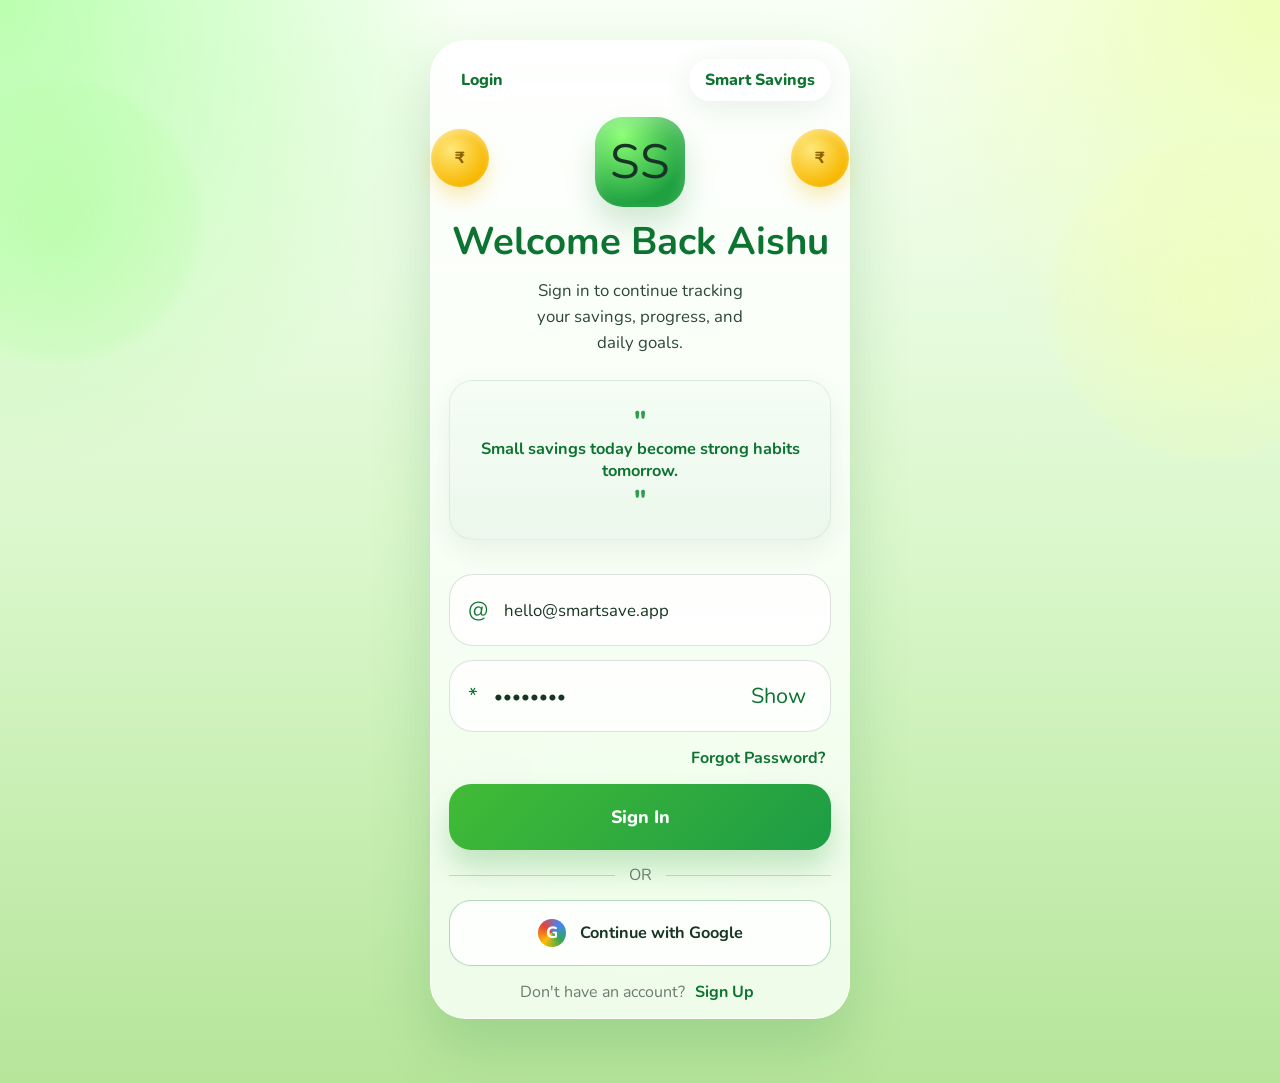
<file: index.html>
<!DOCTYPE html>
<html lang="en">
<head>
  <meta charset="UTF-8">
  <meta name="viewport" content="width=device-width, initial-scale=1.0">
  <title>Aishu Smart Savings Login</title>
  <link rel="preconnect" href="https://fonts.googleapis.com">
  <link rel="preconnect" href="https://fonts.gstatic.com" crossorigin>
  <link href="https://fonts.googleapis.com/css2?family=Nunito:wght@400;600;700;800&display=swap" rel="stylesheet">
  <link rel="stylesheet" href="style.css">
</head>
<body data-page="login">
  <div class="page-shell login-shell">
    <div class="floating-orbs orb-a"></div>
    <div class="floating-orbs orb-b"></div>
    <div class="floating-orbs orb-c"></div>

    <main class="dashboard-page app-dashboard">
      <section class="login-panel app-phone login-phone">
        <div class="app-meta-bar">
          <span class="eyebrow">Login</span>
          <div class="brand-pill">Smart Savings</div>
        </div>

        <div class="login-hero-icon">
          <div class="coin coin-left">&#8377;</div>
          <div class="coin coin-right">&#8377;</div>
          <div class="piggy-badge">SS</div>
        </div>

        <div class="login-copy">
          <h2>Welcome Back Aishu </h2>
          <p class="panel-subtitle">Sign in to continue tracking your savings, progress, and daily goals.</p>
        </div>

        <div class="quote-box login-quote">
          <span class="quote-mark">"</span>
          <p>Small savings today become strong habits tomorrow.</p>
          <span class="quote-mark">"</span>
        </div>

        <form id="loginForm" class="login-form">
          <p id="loginMessage" class="form-message"></p>

          <label class="input-wrap">
            <span class="input-icon">@</span>
            <input id="email" type="email" placeholder="Email" value="hello@smartsave.app" required>
          </label>

          <label class="input-wrap">
            <span class="input-icon">*</span>
            <input id="password" type="password" placeholder="Password" value="12345678" required>
            <button id="togglePassword" type="button" class="ghost-icon" aria-label="Toggle password visibility">Show</button>
          </label>

          <button type="button" class="link-button">Forgot Password?</button>
          <button type="submit" class="primary-button">Sign In</button>

          <div class="divider"><span>OR</span></div>

          <button id="googleLoginButton" type="button" class="google-button">
            <span class="google-mark">G</span>
            Continue with Google
          </button>

          <p class="signup-line">Don't have an account? <button type="button" class="inline-link">Sign Up</button></p>
        </form>
      </section>
    </main>
  </div>

  <script src="script.js"></script>
</body>
</html>
</file>
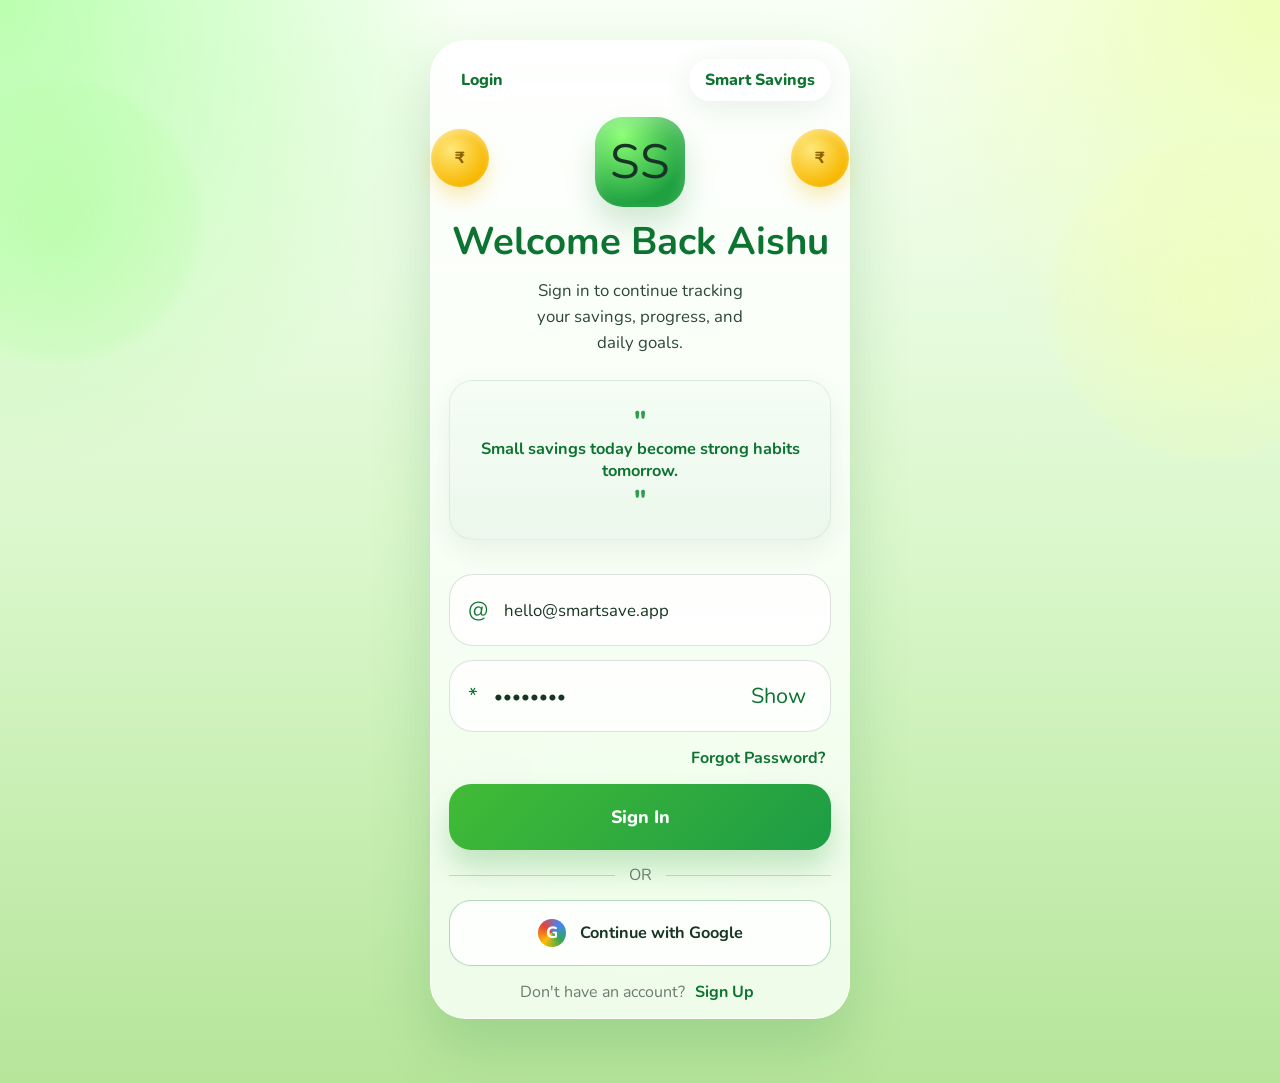
<file: add.html>
<!DOCTYPE html>
<html lang="en">
<head>
  <meta charset="UTF-8">
  <meta name="viewport" content="width=device-width, initial-scale=1.0">
  <title>Add Savings</title>
  <link rel="preconnect" href="https://fonts.googleapis.com">
  <link rel="preconnect" href="https://fonts.gstatic.com" crossorigin>
  <link href="https://fonts.googleapis.com/css2?family=Nunito:wght@400;600;700;800&display=swap" rel="stylesheet">
  <link rel="stylesheet" href="style.css">
</head>
<body data-page="add">
  <div class="page-shell dashboard-shell">
    <div class="floating-orbs orb-a"></div>
    <div class="floating-orbs orb-c"></div>

    <main class="dashboard-page app-dashboard">
      <section class="phone-card page-card app-phone">
        <div class="app-meta-bar">
          <span class="eyebrow">Add Savings</span>
          <div class="top-actions">
            <div id="statusBadge" class="status-badge logged-in">Logged in</div>
            <button id="logoutButton" class="mini-action" type="button">Logout</button>
          </div>
        </div>

        <div class="screen-header">
          <a class="back-button link-chip" href="home.html">&lt;</a>
          <h4>Select Date</h4>
          <span class="sparkle">+</span>
        </div>

        <div class="calendar-card">
          <div class="calendar-month">
            <button type="button" id="prevMonthButton">&lt;</button>
            <strong id="calendarMonthLabel">April 2026</strong>
            <button type="button" id="nextMonthButton">&gt;</button>
          </div>
          <div class="weekdays">
            <span>SUN</span><span>MON</span><span>TUE</span><span>WED</span><span>THU</span><span>FRI</span><span>SAT</span>
          </div>
          <div id="calendarDays" class="days-grid"></div>
        </div>

        <form id="savingsForm" class="add-form">
          <h4>Add Savings</h4>
          <p id="formMessage" class="form-message" aria-live="polite"></p>

          <label>
            <span>Selected Date</span>
            <input id="selectedDate" type="text" value="24 April 2026" readonly>
          </label>

          <label>
            <span>Amount</span>
            <input id="amountInput" type="text" inputmode="numeric" value="500" placeholder="Enter amount like 100 or 200 rs" required>
          </label>

          <div class="amount-chips">
            <button type="button" class="amount-chip" data-amount="100">+ ₹100</button>
            <button type="button" class="amount-chip" data-amount="200">+ ₹200</button>
            <button type="button" class="amount-chip" data-amount="500">+ ₹500</button>
          </div>

          <label>
            <span>Note (Optional)</span>
            <input id="noteInput" type="text" value="Saved from pocket money" placeholder="Saved from pocket money">
          </label>

          <button id="saveButton" type="button" class="primary-button compact">Save and Continue</button>
        </form>

        <nav class="bottom-nav">
          <a class="nav-item" href="home.html">Home</a>
          <a class="nav-item active" href="add.html">Save</a>
          <a class="nav-item" href="history.html">History</a>
          <a class="nav-item" href="profile.html">Profile</a>
        </nav>
      </section>
    </main>
  </div>

  <script src="script.js"></script>
</body>
</html>
</file>
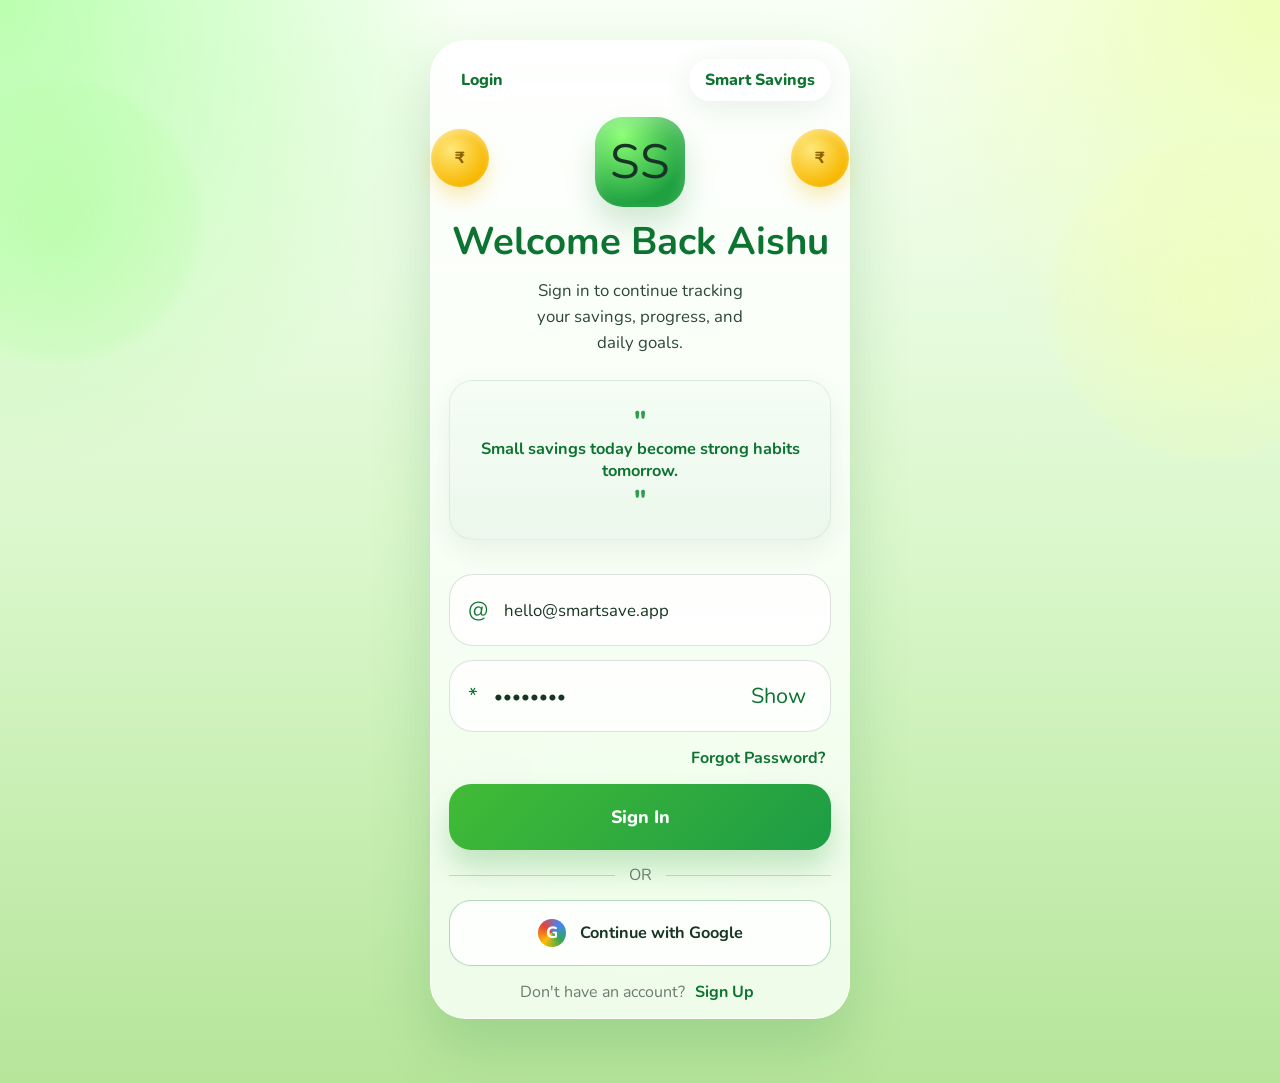
<file: history.html>
<!DOCTYPE html>
<html lang="en">
<head>
  <meta charset="UTF-8">
  <meta name="viewport" content="width=device-width, initial-scale=1.0">
  <title>Savings History</title>
  <link rel="preconnect" href="https://fonts.googleapis.com">
  <link rel="preconnect" href="https://fonts.gstatic.com" crossorigin>
  <link href="https://fonts.googleapis.com/css2?family=Nunito:wght@400;600;700;800&display=swap" rel="stylesheet">
  <link rel="stylesheet" href="style.css">
</head>
<body data-page="history">
  <div class="page-shell dashboard-shell">
    <div class="floating-orbs orb-b"></div>
    <div class="floating-orbs orb-c"></div>

    <main class="dashboard-page app-dashboard">
      <section class="phone-card page-card app-phone">
        <div class="app-meta-bar">
          <span class="eyebrow">History</span>
          <div class="top-actions">
            <div id="statusBadge" class="status-badge logged-in">Logged in</div>
            <button id="logoutButton" class="mini-action" type="button">Logout</button>
          </div>
        </div>

        <div class="screen-header light">
          <a class="back-button link-chip" href="home.html">&lt;</a>
          <h4>History</h4>
          <span class="filter-button">M</span>
        </div>

        <div class="history-month-switch">
          <button id="historyPrevMonth" type="button" class="month-switch-button">&lt;</button>
          <strong id="historyMonthLabel">April 2026</strong>
          <button id="historyNextMonth" type="button" class="month-switch-button">&gt;</button>
        </div>

        <div class="history-summary">
          <div>
            <p>Monthly Savings</p>
            <strong>&#8377; <span id="historySummary">0</span></strong>
          </div>
          <div class="bag-icon">Rs</div>
        </div>

        <p id="pageMessage" class="form-message"></p>
        <div id="historyList" class="history-list"></div>

        <nav class="bottom-nav">
          <a class="nav-item" href="home.html">Home</a>
          <a class="nav-item" href="add.html">Save</a>
          <a class="nav-item active" href="history.html">History</a>
          <a class="nav-item" href="profile.html">Profile</a>
        </nav>
      </section>
    </main>
  </div>

  <script src="script.js"></script>
</body>
</html>
</file>
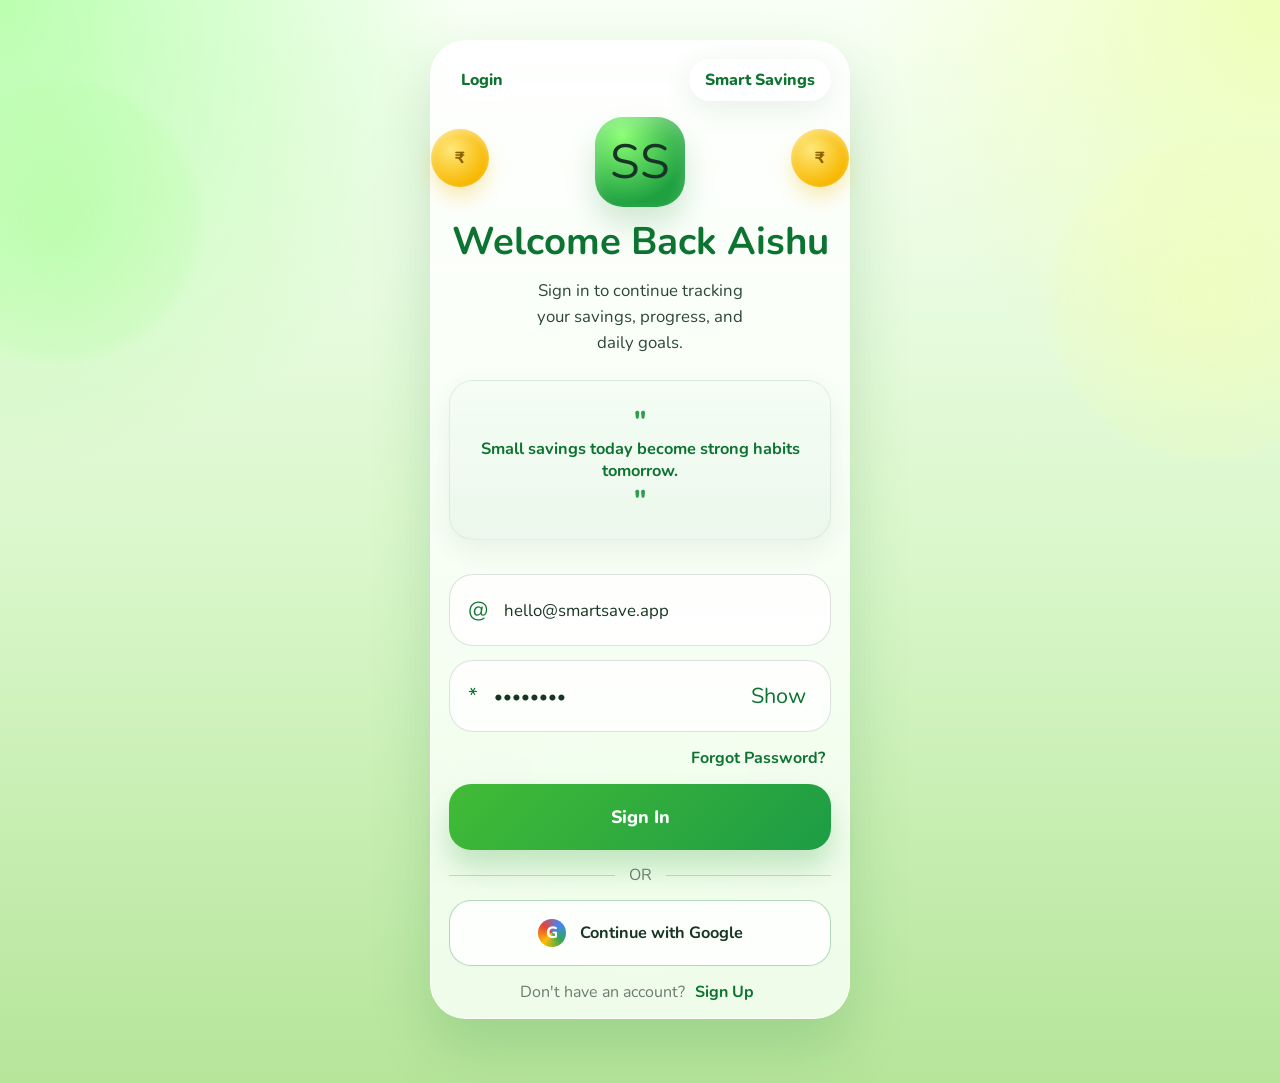
<file: home.html>
<!DOCTYPE html>
<html lang="en">
<head>
  <meta charset="UTF-8">
  <meta name="viewport" content="width=device-width, initial-scale=1.0">
  <title>Aishu Smart Savings Home</title>
  <link rel="preconnect" href="https://fonts.googleapis.com">
  <link rel="preconnect" href="https://fonts.gstatic.com" crossorigin>
  <link href="https://fonts.googleapis.com/css2?family=Nunito:wght@400;600;700;800&display=swap" rel="stylesheet">
  <link rel="stylesheet" href="style.css">
</head>
<body data-page="home">
  <div class="page-shell dashboard-shell">
    <div class="floating-orbs orb-a"></div>
    <div class="floating-orbs orb-b"></div>

    <main class="dashboard-page app-dashboard">
      <section class="phone-card page-card app-phone">
        <div class="app-meta-bar">
          <span class="eyebrow">Home</span>
          <div class="top-actions">
            <div id="statusBadge" class="status-badge logged-in">Logged in</div>
            <button id="logoutButton" class="mini-action" type="button">Logout</button>
          </div>
        </div>

        <div class="phone-topbar">
          <div>
            <span class="logo-word">Aishu Savings</span>
            <p id="currentUserLabel" class="topbar-subtext">Welcome back</p>
          </div>
          <div id="currentUserAvatar" class="avatar avatar-photo">A</div>
        </div>

        <div class="quote-box">
          <span class="quote-mark">"</span>
          <p>Save today, secure tomorrow.</p>
          <span class="quote-mark">"</span>
        </div>

        <div class="summary-grid">
          <div class="savings-banner">
            <div>
              <p>Total Savings</p>
              <strong id="totalSavings">&#8377; 6,250</strong>
              <small>Keep going! You're doing great.</small>
            </div>
            <div class="wallet-icon">Rs</div>
          </div>

          <div class="mini-card monthly-card">
            <p>This Month Savings</p>
            <strong id="monthlySavings">&#8377; 6,250</strong>
            <small id="monthlyLabel">April 2026</small>
            <div class="progress-track">
              <div id="progressBar" class="progress-fill"></div>
            </div>
            <span id="progressText">62% of your goal reached</span>
          </div>
        </div>

        <div class="section-caption">Quick Actions</div>
        <div class="quick-actions">
          <a class="action-card action-link" href="add.html">
            <span class="action-glyph">+</span>
            <strong>Add Savings</strong>
            <small>Add your daily savings</small>
          </a>
          <a class="action-card action-link" href="history.html">
            <span class="action-glyph">H</span>
            <strong>History</strong>
            <small>View your savings history</small>
          </a>
        </div>

        <nav class="bottom-nav">
          <a class="nav-item active" href="home.html">Home</a>
          <a class="nav-item" href="add.html">Save</a>
          <a class="nav-item" href="history.html">History</a>
          <a class="nav-item" href="profile.html">Profile</a>
        </nav>
      </section>
    </main>
  </div>

  <script src="script.js"></script>
</body>
</html>
</file>
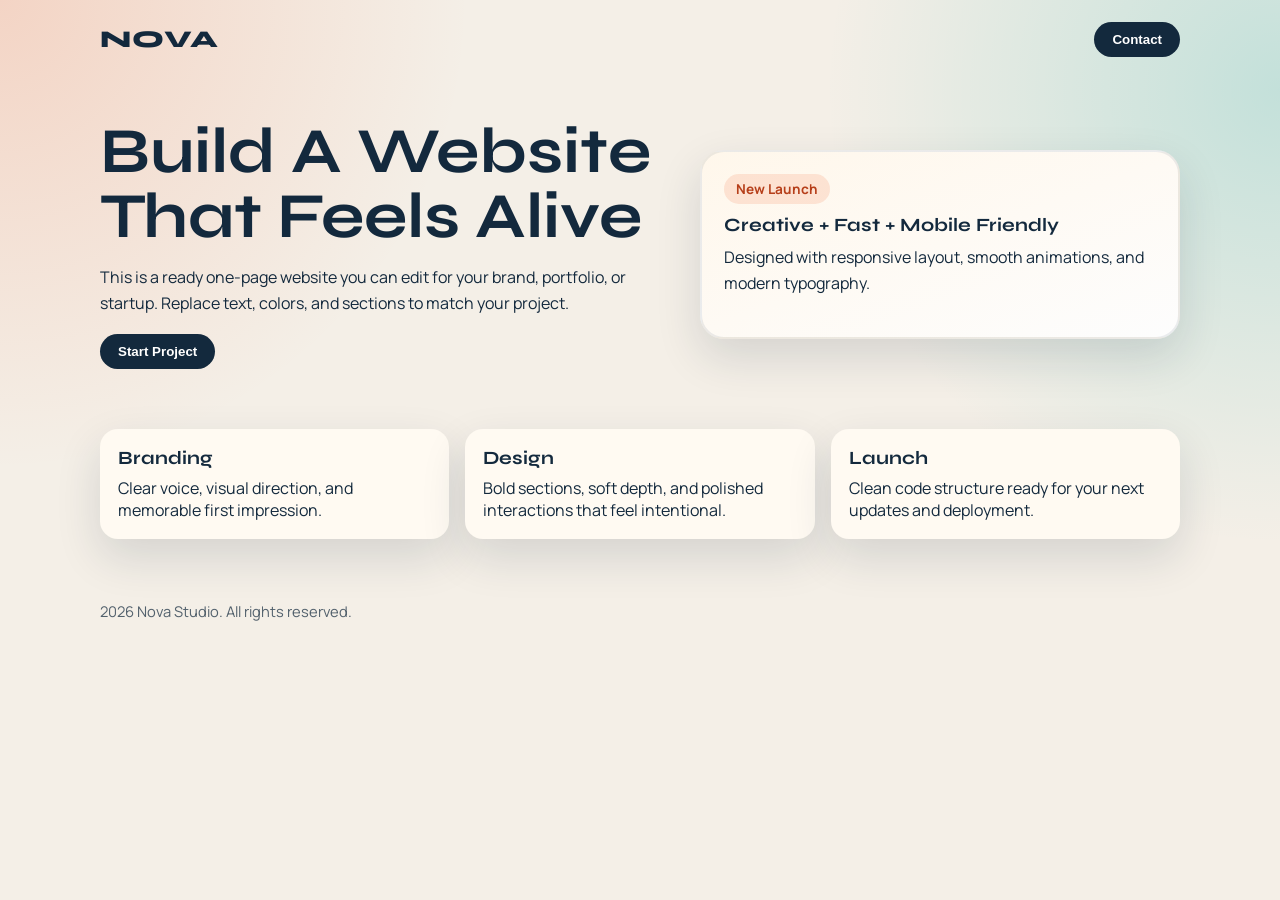
<file: index NEW ONE.html>
<!DOCTYPE html>
<html lang="en">
<head>
  <meta charset="UTF-8">
  <meta name="viewport" content="width=device-width, initial-scale=1.0">
  <title>Nova Studio</title>
  <link rel="preconnect" href="https://fonts.googleapis.com">
  <link rel="preconnect" href="https://fonts.gstatic.com" crossorigin>
  <link href="https://fonts.googleapis.com/css2?family=Syne:wght@500;700;800&family=Manrope:wght@400;600&display=swap" rel="stylesheet">
  <style>
    :root {
      --bg: #f4efe7;
      --card: #fffaf2;
      --ink: #13293d;
      --accent: #f15a29;
      --accent-2: #00a6a6;
      --shadow: 0 18px 45px rgba(19, 41, 61, 0.14);
    }

    * {
      box-sizing: border-box;
      margin: 0;
      padding: 0;
    }

    body {
      font-family: "Manrope", sans-serif;
      color: var(--ink);
      background:
        radial-gradient(circle at 0% 0%, rgba(241, 90, 41, 0.18), transparent 30%),
        radial-gradient(circle at 100% 10%, rgba(0, 166, 166, 0.2), transparent 30%),
        var(--bg);
      min-height: 100vh;
    }

    .wrap {
      width: min(1080px, 92%);
      margin: 0 auto;
    }

    nav {
      padding: 22px 0;
      display: flex;
      justify-content: space-between;
      align-items: center;
    }

    .logo {
      font-family: "Syne", sans-serif;
      font-weight: 800;
      font-size: 1.5rem;
      letter-spacing: 0.04em;
    }

    .btn {
      border: none;
      padding: 10px 18px;
      border-radius: 999px;
      background: var(--ink);
      color: #fff;
      font-weight: 700;
      cursor: pointer;
    }

    .hero {
      display: grid;
      grid-template-columns: 1.2fr 1fr;
      gap: 24px;
      align-items: center;
      padding: 40px 0 34px;
    }

    h1 {
      font-family: "Syne", sans-serif;
      font-size: clamp(2rem, 7vw, 4rem);
      line-height: 1.02;
      margin-bottom: 14px;
    }

    .hero p {
      max-width: 58ch;
      line-height: 1.65;
      margin-bottom: 18px;
    }

    .hero-card {
      background: linear-gradient(160deg, #fff7eb, #fdfdfd);
      border: 2px solid rgba(19, 41, 61, 0.08);
      border-radius: 24px;
      padding: 22px;
      box-shadow: var(--shadow);
      animation: floatIn .8s ease both;
    }

    .pill {
      display: inline-block;
      background: rgba(241, 90, 41, 0.14);
      color: #b63f1a;
      padding: 6px 12px;
      border-radius: 999px;
      font-weight: 700;
      margin-bottom: 10px;
      font-size: 0.85rem;
    }

    .grid {
      display: grid;
      grid-template-columns: repeat(3, 1fr);
      gap: 16px;
      margin: 26px 0 42px;
    }

    .card {
      background: var(--card);
      border-radius: 18px;
      padding: 18px;
      box-shadow: var(--shadow);
      transform: translateY(20px);
      opacity: 0;
      animation: rise .7s ease forwards;
    }

    .card:nth-child(2) {
      animation-delay: 0.12s;
    }

    .card:nth-child(3) {
      animation-delay: 0.24s;
    }

    h3 {
      font-family: "Syne", sans-serif;
      margin-bottom: 8px;
    }

    footer {
      padding: 20px 0 36px;
      font-size: 0.92rem;
      color: rgba(19, 41, 61, 0.72);
    }

    @keyframes rise {
      to {
        transform: translateY(0);
        opacity: 1;
      }
    }

    @keyframes floatIn {
      from {
        transform: translateY(24px);
        opacity: 0;
      }
      to {
        transform: translateY(0);
        opacity: 1;
      }
    }

    @media (max-width: 860px) {
      .hero {
        grid-template-columns: 1fr;
      }

      .grid {
        grid-template-columns: 1fr;
      }
    }
  </style>
</head>
<body>
  <div class="wrap">
    <nav>
      <div class="logo">NOVA</div>
      <button class="btn">Contact</button>
    </nav>

    <section class="hero">
      <div>
        <h1>Build A Website That Feels Alive</h1>
        <p>
          This is a ready one-page website you can edit for your brand, portfolio, or startup.
          Replace text, colors, and sections to match your project.
        </p>
        <button class="btn">Start Project</button>
      </div>
      <div class="hero-card">
        <span class="pill">New Launch</span>
        <h3>Creative + Fast + Mobile Friendly</h3>
        <p>Designed with responsive layout, smooth animations, and modern typography.</p>
      </div>
    </section>

    <section class="grid">
      <article class="card">
        <h3>Branding</h3>
        <p>Clear voice, visual direction, and memorable first impression.</p>
      </article>
      <article class="card">
        <h3>Design</h3>
        <p>Bold sections, soft depth, and polished interactions that feel intentional.</p>
      </article>
      <article class="card">
        <h3>Launch</h3>
        <p>Clean code structure ready for your next updates and deployment.</p>
      </article>
    </section>

    <footer>
      <p>2026 Nova Studio. All rights reserved.</p>
    </footer>
  </div>
</body>
</html>
</file>
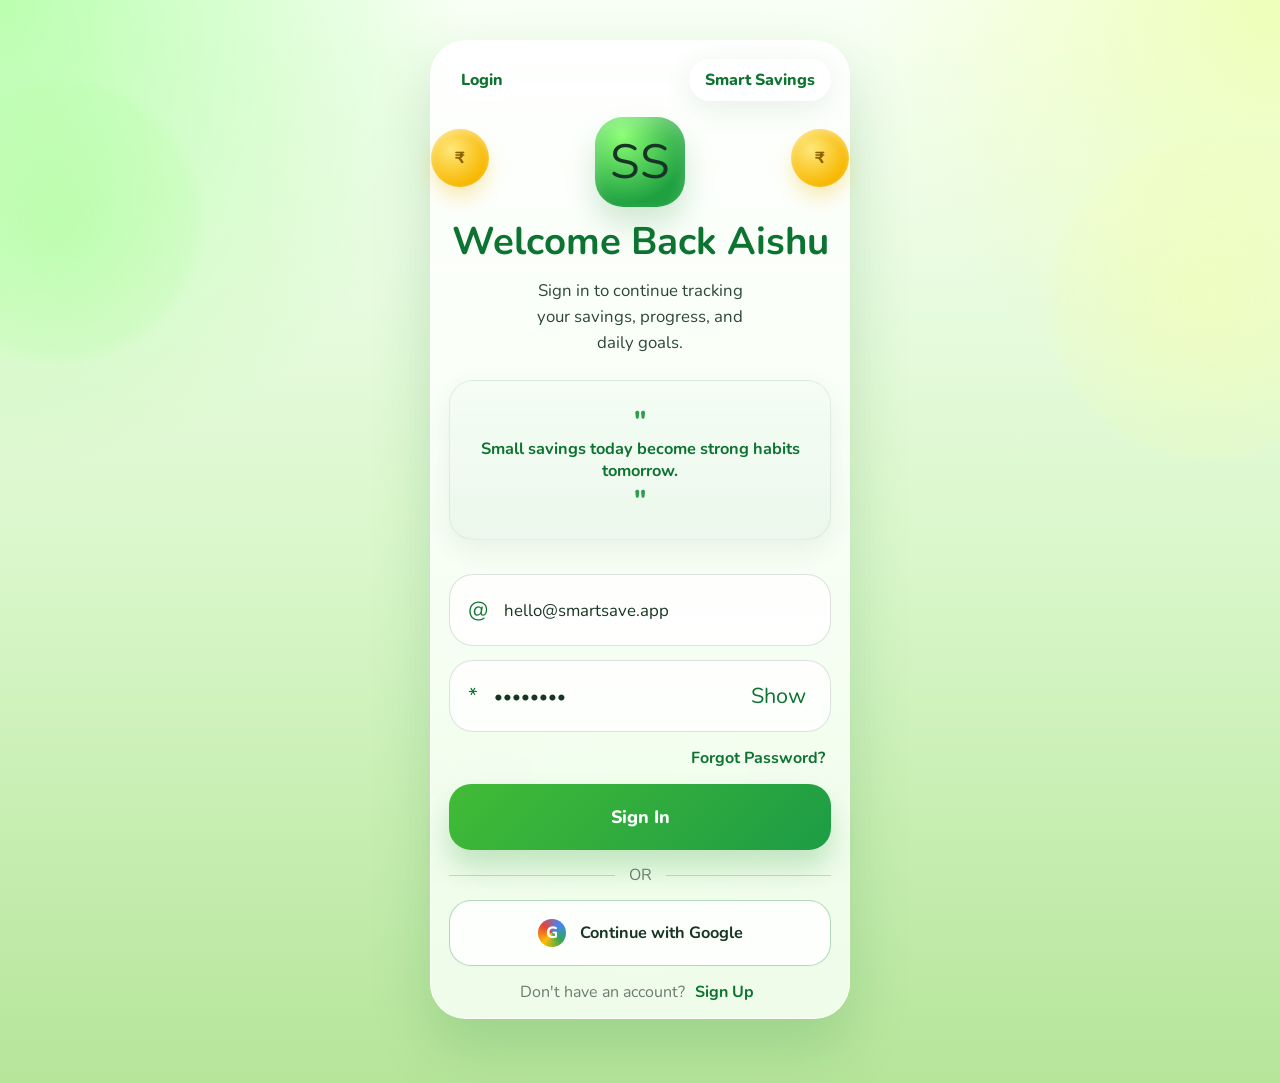
<file: profile.html>
<!DOCTYPE html>
<html lang="en">
<head>
  <meta charset="UTF-8">
  <meta name="viewport" content="width=device-width, initial-scale=1.0">
  <title>Smart Savings Profile</title>
  <link rel="preconnect" href="https://fonts.googleapis.com">
  <link rel="preconnect" href="https://fonts.gstatic.com" crossorigin>
  <link href="https://fonts.googleapis.com/css2?family=Nunito:wght@400;600;700;800&display=swap" rel="stylesheet">
  <link rel="stylesheet" href="style.css">
</head>
<body data-page="profile">
  <div class="page-shell dashboard-shell">
    <div class="floating-orbs orb-a"></div>
    <div class="floating-orbs orb-b"></div>

    <main class="dashboard-page app-dashboard">
      <section class="phone-card page-card app-phone">
        <div class="app-meta-bar">
          <span class="eyebrow">Profile</span>
          <div class="top-actions">
            <div id="statusBadge" class="status-badge logged-in">Logged in</div>
            <button id="logoutButton" class="mini-action" type="button">Logout</button>
          </div>
        </div>

        <div class="profile-card">
          <div id="profileAvatar" class="profile-avatar">A</div>
          <h4 id="profileName">Arjun Saver</h4>
          <p id="profileEmail">Small daily savings can build big confidence over time.</p>
        </div>

        <div class="avatar-picker">
          <div class="avatar-picker-head">
            <strong>Profile Photo</strong>
            <small>Choose a letter avatar or upload your own photo</small>
          </div>
          <label class="upload-avatar-button" for="avatarUpload">Upload Photo</label>
          <input id="avatarUpload" class="avatar-upload-input" type="file" accept="image/*">
          <div class="avatar-options">
            <button type="button" class="avatar-option" data-avatar="A">A</button>
            <button type="button" class="avatar-option" data-avatar="S">S</button>
            <button type="button" class="avatar-option" data-avatar="P">P</button>
            <button type="button" class="avatar-option" data-avatar="M">M</button>
            <button type="button" class="avatar-option" data-avatar="N">N</button>
            <button type="button" class="avatar-option" data-avatar="R">R</button>
          </div>
          <button id="removePhotoButton" type="button" class="remove-avatar-button">Remove Photo</button>
          <p id="avatarMessage" class="form-message"></p>
        </div>

        <div class="summary-grid">
          <div class="mini-card">
            <p>Total Saved</p>
            <strong id="totalSavings">&#8377; 6,250</strong>
            <small>Across all entries</small>
          </div>
          <div class="mini-card">
            <p>This Month</p>
            <strong id="monthlySavings">&#8377; 6,250</strong>
            <small id="monthlyLabel">April 2026</small>
            <small id="progressText">62% of your goal reached</small>
          </div>
        </div>

        <div class="profile-stats">
          <div class="stat-chip">
            <span>Goal</span>
            <strong>&#8377; 10,000</strong>
          </div>
          <div class="stat-chip">
            <span>Entries</span>
            <strong id="entryCount">8</strong>
          </div>
          <div class="stat-chip">
            <span>Best Habit</span>
            <strong>Consistency</strong>
          </div>
        </div>

        <nav class="bottom-nav">
          <a class="nav-item" href="home.html">Home</a>
          <a class="nav-item" href="add.html">Save</a>
          <a class="nav-item" href="history.html">History</a>
          <a class="nav-item active" href="profile.html">Profile</a>
        </nav>
      </section>
    </main>
  </div>

  <script src="script.js"></script>
</body>
</html>
</file>
<file: style.css>
:root {
  --bg: #eef9ec;
  --bg-glow: #d0f7b2;
  --surface: rgba(255, 255, 255, 0.78);
  --surface-strong: #ffffff;
  --text: #173425;
  --muted: #6a7c72;
  --green: #1d9c45;
  --green-deep: #0d7331;
  --green-soft: #ddf8dd;
  --line: rgba(19, 78, 43, 0.12);
  --shadow: 0 24px 60px rgba(37, 127, 56, 0.18);
}

* {
  box-sizing: border-box;
}

body {
  margin: 0;
  min-height: 100vh;
  font-family: "Nunito", "Trebuchet MS", sans-serif;
  color: var(--text);
  background:
    radial-gradient(circle at top left, rgba(136, 255, 119, 0.55), transparent 28%),
    radial-gradient(circle at top right, rgba(236, 255, 177, 0.9), transparent 25%),
    linear-gradient(180deg, #f8fff5 0%, #d9f7ca 52%, #b6e59a 100%);
}

button,
input {
  font: inherit;
}

.page-shell {
  position: relative;
  overflow: hidden;
  padding: 40px 24px 64px;
}

.page-view {
  display: none;
}

.page-view.active {
  display: block;
}

.dashboard-shell {
  min-height: 100vh;
}

.login-shell {
  display: flex;
  align-items: center;
  justify-content: center;
  min-height: 100vh;
}

.dashboard-page {
  position: relative;
  z-index: 1;
  max-width: 1080px;
  margin: 0 auto;
}

.app-dashboard {
  display: flex;
  justify-content: center;
}

.floating-orbs {
  position: absolute;
  border-radius: 999px;
  filter: blur(4px);
  opacity: 0.55;
}

.orb-a {
  width: 280px;
  height: 280px;
  top: 80px;
  left: -80px;
  background: radial-gradient(circle, rgba(170, 255, 152, 0.9), rgba(170, 255, 152, 0));
}

.orb-b {
  width: 320px;
  height: 320px;
  right: -90px;
  top: 140px;
  background: radial-gradient(circle, rgba(244, 255, 176, 0.95), rgba(244, 255, 176, 0));
}

.orb-c {
  width: 260px;
  height: 260px;
  left: 50%;
  bottom: 100px;
  transform: translateX(-50%);
  background: radial-gradient(circle, rgba(176, 255, 139, 0.7), rgba(176, 255, 139, 0));
}

.hero {
  position: relative;
  z-index: 1;
  display: grid;
  grid-template-columns: 1.1fr 0.95fr;
  gap: 28px;
  max-width: 1280px;
  margin: 0 auto;
  align-items: center;
}

.hero-copy h1 {
  margin: 14px 0 12px;
  font-size: clamp(2.8rem, 4vw, 5rem);
  line-height: 0.95;
  max-width: 9ch;
}

.hero-copy p {
  max-width: 56ch;
  color: var(--muted);
  font-size: 1.05rem;
  line-height: 1.7;
}

.brand-pill,
.eyebrow,
.status-badge {
  display: inline-flex;
  align-items: center;
  gap: 8px;
  border-radius: 999px;
}

.brand-pill {
  padding: 10px 16px;
  color: var(--green-deep);
  background: rgba(255, 255, 255, 0.72);
  box-shadow: 0 8px 28px rgba(36, 110, 52, 0.1);
  font-weight: 800;
}

.feature-row {
  display: grid;
  grid-template-columns: repeat(2, minmax(0, 1fr));
  gap: 16px;
  margin-top: 28px;
  max-width: 700px;
}

.feature-card {
  display: flex;
  gap: 14px;
  padding: 18px;
  border-radius: 24px;
  background: rgba(255, 255, 255, 0.7);
  border: 1px solid rgba(255, 255, 255, 0.68);
  box-shadow: 0 12px 30px rgba(59, 140, 52, 0.12);
}

.feature-card p {
  margin: 4px 0 0;
  font-size: 0.92rem;
  line-height: 1.5;
}

.feature-icon {
  width: 46px;
  height: 46px;
  display: grid;
  place-items: center;
  border-radius: 16px;
  background: linear-gradient(160deg, #f8fded, #b7f088);
  color: var(--green-deep);
  font-size: 1.3rem;
  font-weight: 800;
}

.login-panel,
.phone-card {
  position: relative;
  background: var(--surface);
  backdrop-filter: blur(18px);
  border: 1px solid rgba(255, 255, 255, 0.8);
  box-shadow: var(--shadow);
}

.login-panel {
  padding: 34px 32px 28px;
  border-radius: 38px;
  max-width: 520px;
  margin-left: auto;
}

.login-phone {
  width: min(100%, 420px);
  margin: 0 auto;
  min-height: auto;
}

.login-hero-icon {
  position: relative;
  padding-top: 16px;
}

.login-copy {
  text-align: center;
}

.login-quote {
  margin-top: 6px;
}

.piggy-badge {
  width: 90px;
  height: 90px;
  margin: 0 auto 8px;
  display: grid;
  place-items: center;
  font-size: 3rem;
  border-radius: 28px;
  background: radial-gradient(circle at 30% 20%, #8cff75, #1fa140 72%);
  box-shadow: inset 0 8px 16px rgba(255, 255, 255, 0.26), 0 18px 30px rgba(33, 141, 53, 0.2);
}

.login-panel h2,
.panel-subtitle {
  text-align: center;
}

.login-panel h2 {
  margin: 0;
  font-size: clamp(2rem, 3vw, 3.4rem);
  color: var(--green-deep);
}

.panel-subtitle {
  margin: 10px auto 24px;
  max-width: 24ch;
  color: #2f463b;
  font-size: 1.05rem;
  line-height: 1.55;
}

.coin {
  position: absolute;
  top: 28px;
  width: 58px;
  height: 58px;
  display: grid;
  place-items: center;
  border-radius: 50%;
  background: radial-gradient(circle at 35% 35%, #ffe77a, #f7b800 70%);
  color: #8c6200;
  font-weight: 800;
  box-shadow: inset 0 3px 6px rgba(255, 255, 255, 0.4), 0 12px 18px rgba(234, 182, 8, 0.25);
}

.coin-left {
  left: -18px;
}

.coin-right {
  right: -18px;
}

.login-form {
  display: grid;
  gap: 14px;
}

.input-wrap {
  display: flex;
  align-items: center;
  gap: 14px;
  padding: 0 18px;
  min-height: 72px;
  border-radius: 24px;
  background: rgba(255, 255, 255, 0.82);
  border: 1px solid rgba(23, 52, 37, 0.14);
}

.input-wrap input {
  flex: 1;
  min-width: 0;
  border: 0;
  outline: 0;
  background: transparent;
  font-size: 1.05rem;
  color: var(--text);
}

.input-wrap input::placeholder {
  color: #819086;
}

.input-icon,
.ghost-icon {
  color: var(--green-deep);
  font-size: 1.35rem;
}

.ghost-icon,
.link-button,
.inline-link,
.nav-item,
.back-button,
.filter-button {
  border: 0;
  background: transparent;
  cursor: pointer;
}

.link-button,
.inline-link {
  justify-self: end;
  color: var(--green-deep);
  font-weight: 700;
}

.primary-button,
.google-button,
.action-card,
.floating-add {
  transition: transform 180ms ease, box-shadow 180ms ease, background 180ms ease;
}

.primary-button:hover,
.google-button:hover,
.action-card:hover,
.floating-add:hover {
  transform: translateY(-1px);
}

.primary-button {
  min-height: 66px;
  border: 0;
  border-radius: 22px;
  background: linear-gradient(135deg, #42bb36, #1d9c45);
  color: white;
  font-size: 1.12rem;
  font-weight: 800;
  cursor: pointer;
  box-shadow: 0 18px 28px rgba(42, 155, 56, 0.24);
}

.primary-button.compact {
  min-height: 58px;
}

.divider {
  display: grid;
  grid-template-columns: 1fr auto 1fr;
  gap: 14px;
  align-items: center;
  color: var(--muted);
}

.divider::before,
.divider::after {
  content: "";
  height: 1px;
  background: rgba(23, 52, 37, 0.18);
}

.google-button {
  min-height: 66px;
  border-radius: 22px;
  border: 1px solid rgba(38, 143, 66, 0.35);
  background: rgba(255, 255, 255, 0.86);
  color: var(--text);
  font-size: 1.02rem;
  font-weight: 700;
  cursor: pointer;
}

.google-mark {
  display: inline-grid;
  place-items: center;
  width: 28px;
  height: 28px;
  margin-right: 10px;
  border-radius: 50%;
  background: conic-gradient(from 40deg, #4285f4, #34a853, #fbbc05, #ea4335, #4285f4);
  color: white;
  font-weight: 800;
}

.signup-line {
  margin: 0;
  text-align: center;
  color: var(--muted);
}

.app-section {
  position: relative;
  z-index: 1;
  max-width: 1280px;
  margin: 64px auto 0;
}

.section-title {
  display: flex;
  justify-content: space-between;
  gap: 18px;
  align-items: end;
  margin-bottom: 24px;
}

.top-actions {
  display: flex;
  align-items: center;
  gap: 12px;
}

.page-card {
  width: min(100%, 390px);
  margin: 0 auto;
  gap: 22px;
}

.app-phone {
  min-height: 820px;
  padding: 18px 18px 14px;
  border-radius: 36px;
  background: linear-gradient(180deg, rgba(255, 255, 255, 0.9), rgba(246, 255, 244, 0.86));
  box-shadow:
    0 28px 60px rgba(37, 127, 56, 0.2),
    inset 0 1px 0 rgba(255, 255, 255, 0.75);
}

.app-meta-bar {
  display: flex;
  align-items: center;
  justify-content: space-between;
  gap: 12px;
}

.eyebrow {
  padding: 8px 12px;
  background: rgba(255, 255, 255, 0.72);
  color: var(--green-deep);
  font-weight: 800;
}

.section-title h3 {
  margin: 10px 0 0;
  font-size: clamp(1.7rem, 2.4vw, 2.8rem);
}

.status-badge {
  padding: 8px 14px;
  background: rgba(255, 255, 255, 0.72);
  color: #935b00;
  font-weight: 800;
  font-size: 0.84rem;
}

.status-badge.logged-in {
  color: var(--green-deep);
  background: rgba(230, 255, 226, 0.9);
}

.mini-action {
  min-height: 38px;
  padding: 0 14px;
  border: 0;
  border-radius: 999px;
  background: rgba(255, 255, 255, 0.82);
  color: var(--green-deep);
  font-weight: 700;
  cursor: pointer;
  box-shadow: 0 10px 24px rgba(33, 104, 49, 0.1);
}

.action-link,
.nav-item,
.link-chip {
  text-decoration: none;
}

.summary-grid {
  display: grid;
  grid-template-columns: repeat(2, minmax(0, 1fr));
  gap: 18px;
}

.phone-grid {
  display: grid;
  grid-template-columns: repeat(3, minmax(0, 1fr));
  gap: 18px;
}

.phone-card {
  border-radius: 34px;
  padding: 18px;
  min-height: 760px;
  display: flex;
  flex-direction: column;
}

.phone-topbar,
.screen-header,
.calendar-month,
.weekdays,
.days-grid,
.bottom-nav,
.quick-actions,
.history-summary {
  display: flex;
}

.phone-topbar,
.screen-header,
.history-summary {
  align-items: center;
  justify-content: space-between;
}

.logo-word {
  font-size: 1.9rem;
  font-weight: 800;
  color: var(--green-deep);
}

.topbar-subtext {
  margin: 2px 0 0;
  color: var(--muted);
  font-size: 0.92rem;
}

.avatar,
.wallet-icon,
.bag-icon {
  display: grid;
  place-items: center;
}

.avatar {
  width: 44px;
  height: 44px;
  border-radius: 16px;
  background: linear-gradient(135deg, #ebf6ea, #ffffff);
  border: 1px solid rgba(20, 69, 39, 0.1);
  font-weight: 800;
}

.avatar.has-photo,
.profile-avatar.has-photo {
  color: transparent;
  background-color: #dff4de;
}

.avatar-photo {
  background: linear-gradient(135deg, #d1f2cf, #ffffff);
  color: var(--green-deep);
}

.quote-box,
.mini-card,
.calendar-card,
.add-form,
.history-list .history-item {
  background: rgba(255, 255, 255, 0.85);
  border-radius: 24px;
  border: 1px solid rgba(17, 58, 35, 0.08);
  box-shadow: 0 10px 26px rgba(33, 104, 49, 0.08);
}

.quote-box {
  margin-top: 18px;
  padding: 22px 20px;
  text-align: center;
  color: var(--green-deep);
  justify-content: space-between;
  background: linear-gradient(180deg, rgba(244, 253, 244, 0.96), rgba(235, 247, 235, 0.9));
}

.quote-mark {
  font-size: 1.6rem;
  font-weight: 800;
  color: #2d9c50;
}

.quote-box p {
  margin: 0;
  font-size: 1.02rem;
  font-weight: 700;
}

.savings-banner {
  margin-top: 18px;
  padding: 24px 22px;
  border-radius: 28px;
  color: white;
  background: linear-gradient(135deg, #39b54a, #1c9644 62%, #137635);
  display: flex;
  align-items: center;
  justify-content: space-between;
  box-shadow: 0 18px 30px rgba(20, 132, 54, 0.24);
}

.savings-banner p,
.history-summary p,
.mini-card p {
  margin: 0 0 10px;
}

.savings-banner strong,
.history-summary strong,
.mini-card strong {
  display: block;
  font-size: 2rem;
  font-weight: 800;
}

.savings-banner small {
  display: block;
  margin-top: 12px;
  color: rgba(255, 255, 255, 0.9);
}

.wallet-icon,
.bag-icon {
  width: 74px;
  height: 74px;
  border-radius: 24px;
  background: rgba(255, 255, 255, 0.14);
  font-size: 1.2rem;
  font-weight: 800;
}

.mini-stats {
  margin-top: 18px;
}

.mini-card {
  padding: 22px;
}

.monthly-card {
  background: linear-gradient(180deg, rgba(255, 255, 255, 0.95), rgba(244, 250, 244, 0.9));
}

.mini-card small,
.mini-card span {
  color: var(--muted);
}

.progress-track {
  width: 100%;
  height: 12px;
  border-radius: 999px;
  margin: 18px 0 10px;
  background: #e6efe8;
  overflow: hidden;
}

.progress-fill {
  width: 62%;
  height: 100%;
  border-radius: inherit;
  background: linear-gradient(90deg, #46c84a, #1d9c45);
}

.quick-actions {
  gap: 14px;
  margin-top: 22px;
}

.section-caption {
  margin-top: 8px;
  color: var(--text);
  font-size: 1.35rem;
  font-weight: 800;
}

.action-card {
  flex: 1;
  padding: 18px 16px;
  border: 1px solid rgba(20, 69, 39, 0.1);
  border-radius: 22px;
  background: rgba(255, 255, 255, 0.88);
  text-align: left;
  cursor: pointer;
}

.action-glyph {
  width: 46px;
  height: 46px;
  display: grid;
  place-items: center;
  border-radius: 16px;
  background: linear-gradient(180deg, #2fb34c, #16923d);
  color: white;
  font-size: 1.45rem;
  font-weight: 800;
}

.action-card strong,
.action-card small {
  display: block;
}

.action-card strong {
  margin-top: 12px;
  color: var(--text);
}

.action-card small {
  margin-top: 6px;
  color: var(--muted);
}

.floating-add {
  margin: auto 0 18px auto;
  width: 72px;
  height: 72px;
  border: 0;
  border-radius: 50%;
  background: linear-gradient(135deg, #41bb4b, #16893d);
  color: white;
  font-size: 2.2rem;
  box-shadow: 0 18px 28px rgba(20, 132, 54, 0.24);
  cursor: pointer;
}

.bottom-nav {
  justify-content: space-around;
  align-items: center;
  gap: 8px;
  margin-top: auto;
  padding: 10px 8px;
  border-radius: 24px;
  background: rgba(248, 251, 248, 0.96);
  border: 1px solid rgba(21, 78, 43, 0.08);
}

.link-chip {
  color: var(--text);
}

.nav-item {
  padding: 10px 12px;
  border-radius: 16px;
  color: var(--muted);
  font-weight: 700;
  font-size: 0.92rem;
}

.nav-item.active {
  color: var(--green-deep);
  background: rgba(212, 249, 211, 0.96);
}

.screen-header {
  padding: 4px 4px 8px;
}

.screen-header h4,
.add-form h4 {
  margin: 0;
  font-size: 1.6rem;
}

.screen-header.light {
  color: var(--text);
}

.back-button,
.filter-button,
.sparkle {
  width: 40px;
  height: 40px;
  border-radius: 14px;
  display: grid;
  place-items: center;
  font-size: 1rem;
  background: rgba(245, 248, 245, 0.95);
  border: 1px solid rgba(17, 58, 35, 0.08);
}

.calendar-card {
  padding: 18px;
}

.calendar-month {
  justify-content: space-between;
  align-items: center;
  margin-bottom: 18px;
}

.calendar-month button {
  border: 0;
  background: transparent;
  font-size: 1.4rem;
  cursor: pointer;
  color: var(--text);
}

.weekdays,
.days-grid {
  flex-wrap: wrap;
}

.weekdays span,
.days-grid span {
  width: calc(100% / 7);
  text-align: center;
}

.calendar-day {
  width: calc(100% / 7);
  padding: 10px 0;
  border: 0;
  border-radius: 50%;
  background: transparent;
  cursor: pointer;
  text-align: center;
  font: inherit;
  color: var(--text);
}

.weekdays {
  color: var(--muted);
  font-size: 0.86rem;
  margin-bottom: 12px;
}

.days-grid {
  row-gap: 14px;
}

.days-grid .selected-day {
  background: linear-gradient(135deg, #37b548, #168a3d);
  color: white;
  font-weight: 800;
}

.days-grid .muted {
  color: #afbcb3;
}

.add-form {
  margin-top: 18px;
  padding: 20px;
  display: grid;
  gap: 14px;
}

.add-form label {
  display: grid;
  gap: 8px;
}

.amount-chips {
  display: flex;
  gap: 10px;
  flex-wrap: wrap;
}

.amount-chip {
  min-height: 40px;
  padding: 0 14px;
  border: 1px solid rgba(20, 69, 39, 0.12);
  border-radius: 999px;
  background: rgba(232, 249, 230, 0.96);
  color: var(--green-deep);
  font-weight: 800;
  cursor: pointer;
}

.add-form span {
  color: var(--muted);
  font-size: 0.95rem;
  font-weight: 700;
}

.form-message {
  min-height: 20px;
  margin: 0;
  color: var(--green-deep);
  font-size: 0.92rem;
  font-weight: 700;
}

.form-message.error {
  color: #c0392b;
}

.add-form input {
  min-height: 54px;
  padding: 0 16px;
  border-radius: 18px;
  border: 1px solid rgba(20, 69, 39, 0.12);
  background: white;
  outline: 0;
}

.history-summary {
  padding: 24px 22px;
  border-radius: 28px;
  color: white;
  background: linear-gradient(135deg, #39b54a, #1c9644 62%, #137635);
  box-shadow: 0 18px 30px rgba(20, 132, 54, 0.24);
}

.history-month-switch {
  display: flex;
  align-items: center;
  justify-content: space-between;
  gap: 12px;
  margin: 6px 0 4px;
  padding: 12px 14px;
  border-radius: 20px;
  background: rgba(255, 255, 255, 0.82);
  border: 1px solid rgba(17, 58, 35, 0.08);
}

.history-month-switch strong {
  font-size: 1.05rem;
}

.month-switch-button {
  width: 38px;
  height: 38px;
  border: 0;
  border-radius: 12px;
  background: rgba(240, 247, 240, 0.96);
  color: var(--green-deep);
  font-weight: 800;
  cursor: pointer;
}

.history-list {
  display: grid;
  gap: 12px;
  margin-top: 18px;
  min-height: 0;
  overflow: auto;
  padding-right: 4px;
  max-height: 430px;
}

.history-item {
  display: grid;
  grid-template-columns: 64px 1fr auto;
  gap: 14px;
  align-items: center;
  padding: 16px;
}

.history-actions {
  display: grid;
  justify-items: end;
  gap: 8px;
}

.profile-card {
  padding: 28px 24px;
  text-align: center;
  background: linear-gradient(180deg, rgba(255, 255, 255, 0.94), rgba(241, 249, 241, 0.88));
  border-radius: 28px;
  border: 1px solid rgba(17, 58, 35, 0.08);
  box-shadow: 0 10px 26px rgba(33, 104, 49, 0.08);
}

.avatar-picker {
  padding: 20px;
  border-radius: 24px;
  background: rgba(255, 255, 255, 0.86);
  border: 1px solid rgba(17, 58, 35, 0.08);
  box-shadow: 0 10px 26px rgba(33, 104, 49, 0.08);
}

.avatar-picker-head strong,
.avatar-picker-head small {
  display: block;
}

.avatar-picker-head small {
  margin-top: 6px;
  color: var(--muted);
}

.upload-avatar-button,
.remove-avatar-button {
  min-height: 42px;
  padding: 0 14px;
  border-radius: 14px;
  display: inline-flex;
  align-items: center;
  justify-content: center;
  border: 1px solid rgba(20, 69, 39, 0.12);
  font-weight: 800;
  cursor: pointer;
}

.upload-avatar-button {
  margin-top: 14px;
  background: rgba(232, 249, 230, 0.96);
  color: var(--green-deep);
}

.remove-avatar-button {
  margin-top: 12px;
  background: #fff1ef;
  color: #b53d2f;
}

.avatar-upload-input {
  display: none;
}

.avatar-options {
  display: grid;
  grid-template-columns: repeat(3, minmax(0, 1fr));
  gap: 12px;
  margin-top: 16px;
}

.avatar-option {
  min-height: 58px;
  border: 1px solid rgba(20, 69, 39, 0.12);
  border-radius: 18px;
  background: rgba(241, 250, 241, 0.95);
  color: var(--green-deep);
  font-size: 1.15rem;
  font-weight: 800;
  cursor: pointer;
}

.avatar-option.active {
  background: linear-gradient(135deg, #41bb4b, #16893d);
  color: white;
}

.profile-card h4,
.profile-card p {
  margin: 0;
}

.profile-card p {
  margin-top: 10px;
  color: var(--muted);
}

.profile-avatar {
  width: 84px;
  height: 84px;
  margin: 0 auto 14px;
  display: grid;
  place-items: center;
  border-radius: 24px;
  font-size: 2rem;
  font-weight: 800;
  color: white;
  background: linear-gradient(135deg, #41bb4b, #16893d);
}

.profile-stats {
  display: grid;
  grid-template-columns: repeat(3, minmax(0, 1fr));
  gap: 14px;
}

.stat-chip {
  padding: 18px;
  border-radius: 22px;
  background: rgba(255, 255, 255, 0.82);
  border: 1px solid rgba(17, 58, 35, 0.08);
  box-shadow: 0 10px 26px rgba(33, 104, 49, 0.08);
}

.stat-chip span,
.stat-chip strong {
  display: block;
}

.stat-chip span {
  color: var(--muted);
  margin-bottom: 8px;
}

.history-date {
  display: grid;
  justify-items: center;
  align-content: center;
  gap: 3px;
  width: 64px;
  height: 64px;
  border-radius: 20px;
  background: #f4f7f4;
}

.history-date strong {
  font-size: 1.5rem;
}

.history-meta p,
.history-meta small,
.history-amount {
  margin: 0;
}

.history-meta small {
  color: var(--muted);
}

.history-amount {
  color: var(--green-deep);
  font-size: 1.4rem;
  font-weight: 800;
}

.delete-entry-button {
  min-height: 34px;
  padding: 0 12px;
  border: 0;
  border-radius: 999px;
  background: #ffe7e4;
  color: #b53d2f;
  font-weight: 800;
  cursor: pointer;
}

.empty-history {
  margin: 12px 0 0;
  padding: 18px;
  border-radius: 20px;
  background: rgba(255, 255, 255, 0.82);
  color: var(--muted);
  text-align: center;
}

@media (max-width: 1080px) {
  .hero,
  .phone-grid {
    grid-template-columns: 1fr;
  }

  .login-panel {
    margin: 0 auto;
  }

  .summary-grid,
  .profile-stats {
    grid-template-columns: 1fr;
  }
}

@media (max-width: 680px) {
  .page-shell {
    padding: 18px 10px 30px;
  }

  .feature-row,
  .quick-actions {
    grid-template-columns: 1fr;
    display: grid;
  }

  .section-title {
    align-items: start;
    flex-direction: column;
  }

  .top-actions {
    flex-wrap: wrap;
  }

  .phone-card {
    min-height: auto;
  }

  .app-phone {
    width: 100%;
    min-height: calc(100vh - 48px);
    border-radius: 28px;
  }

  .app-meta-bar {
    align-items: flex-start;
    flex-direction: column;
  }

  .coin-left,
  .coin-right {
    display: none;
  }
}
</file>
